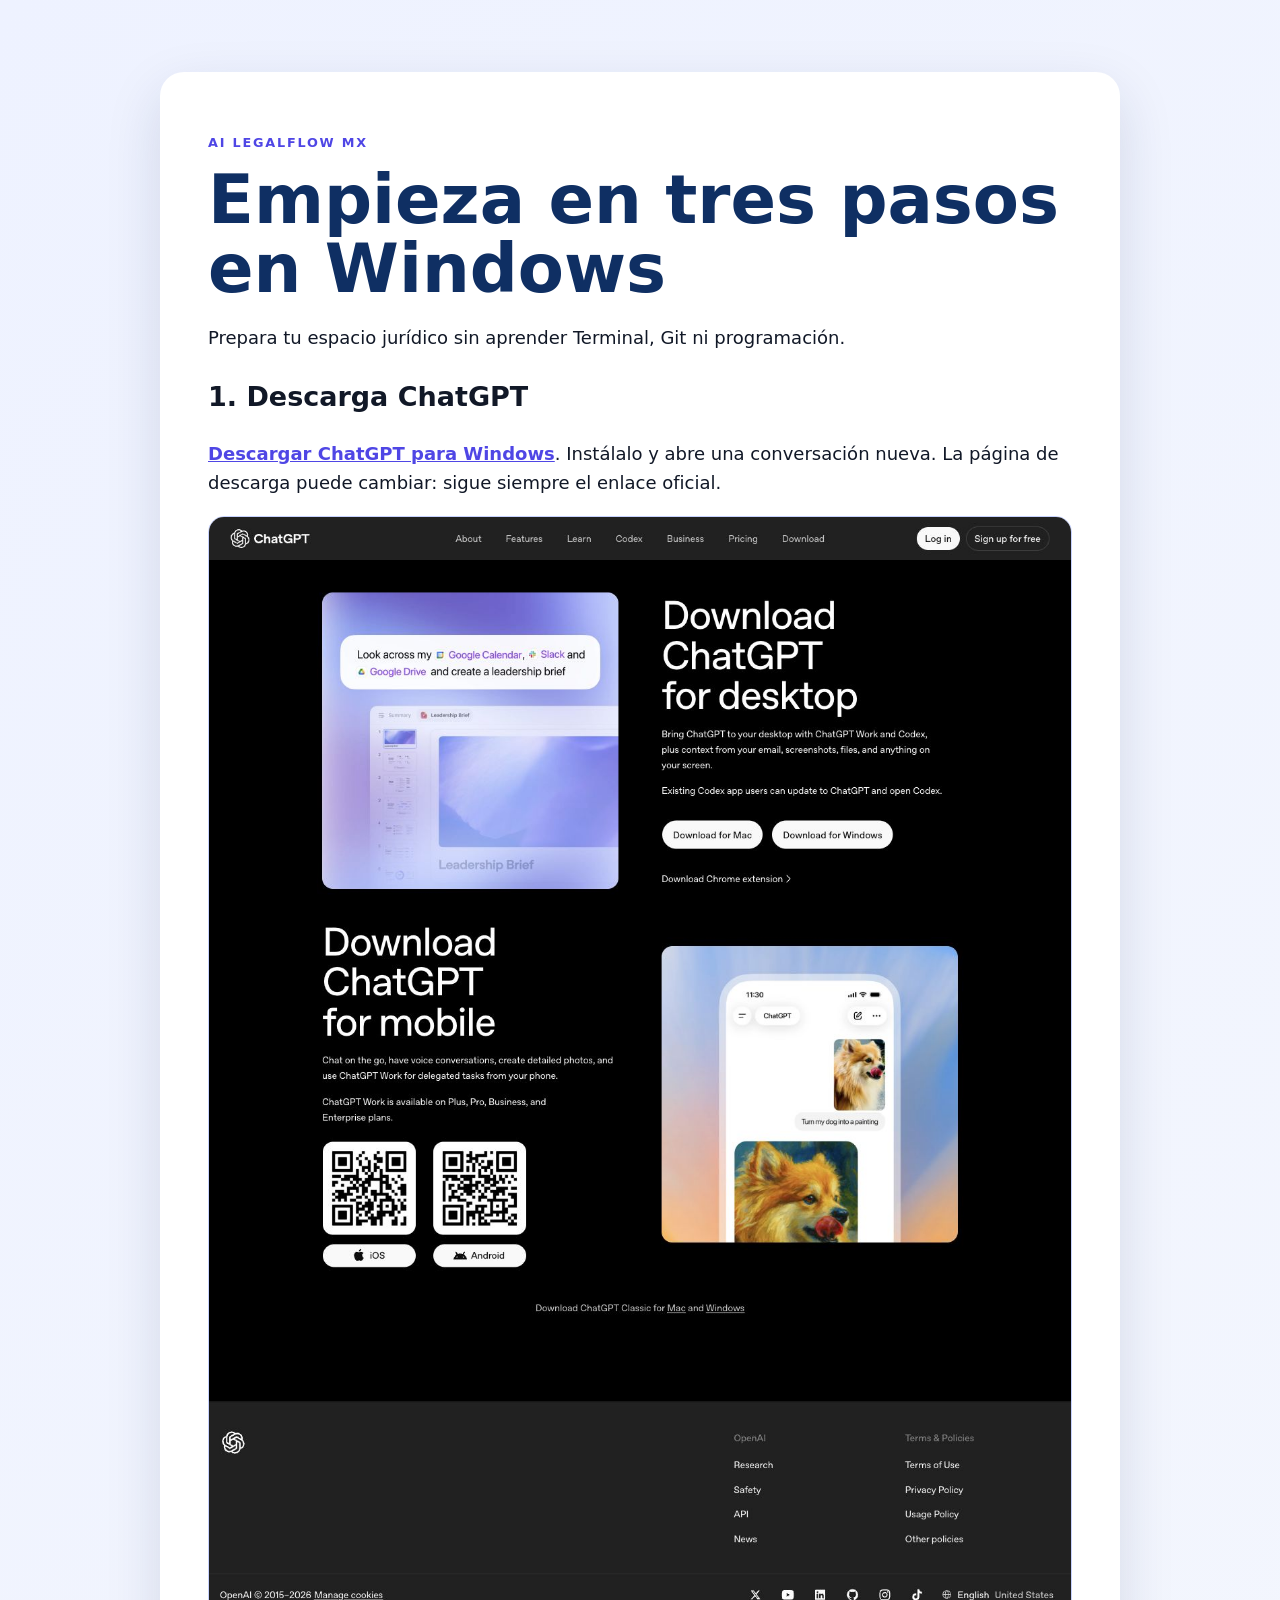
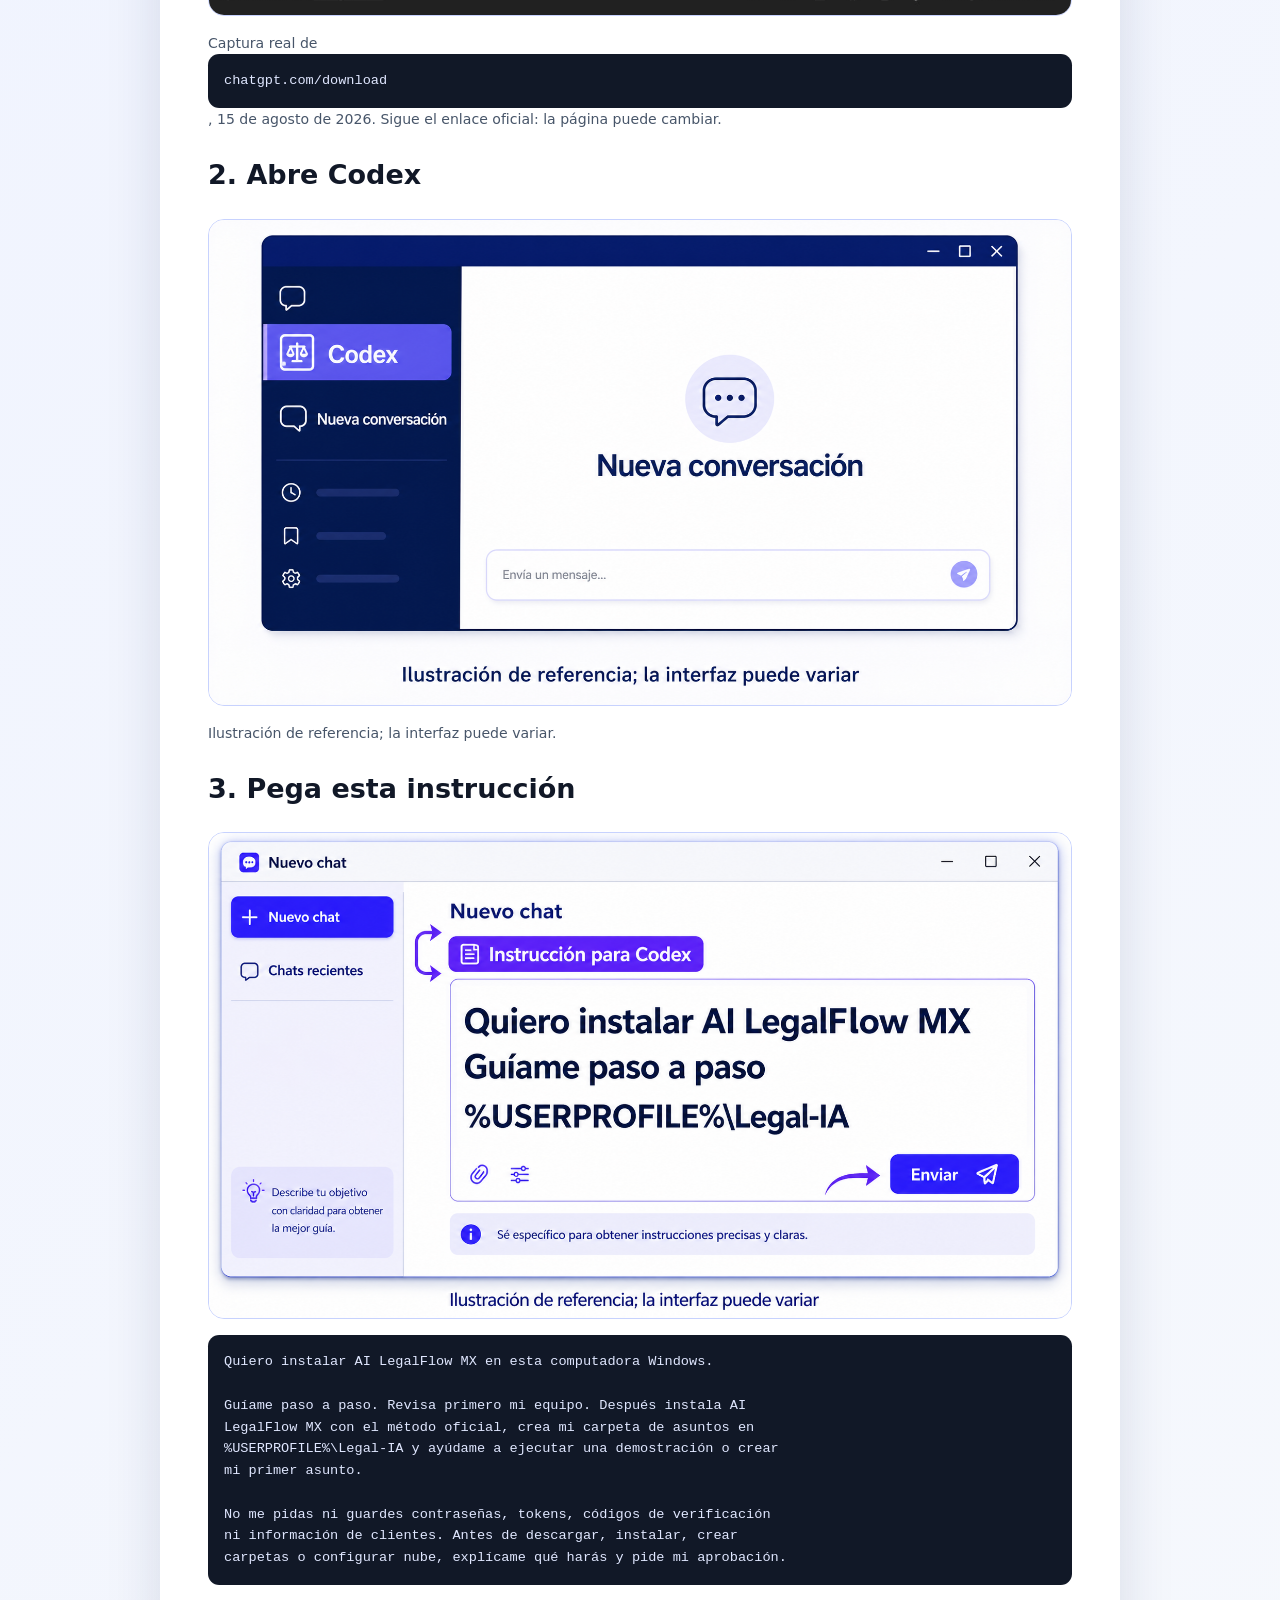
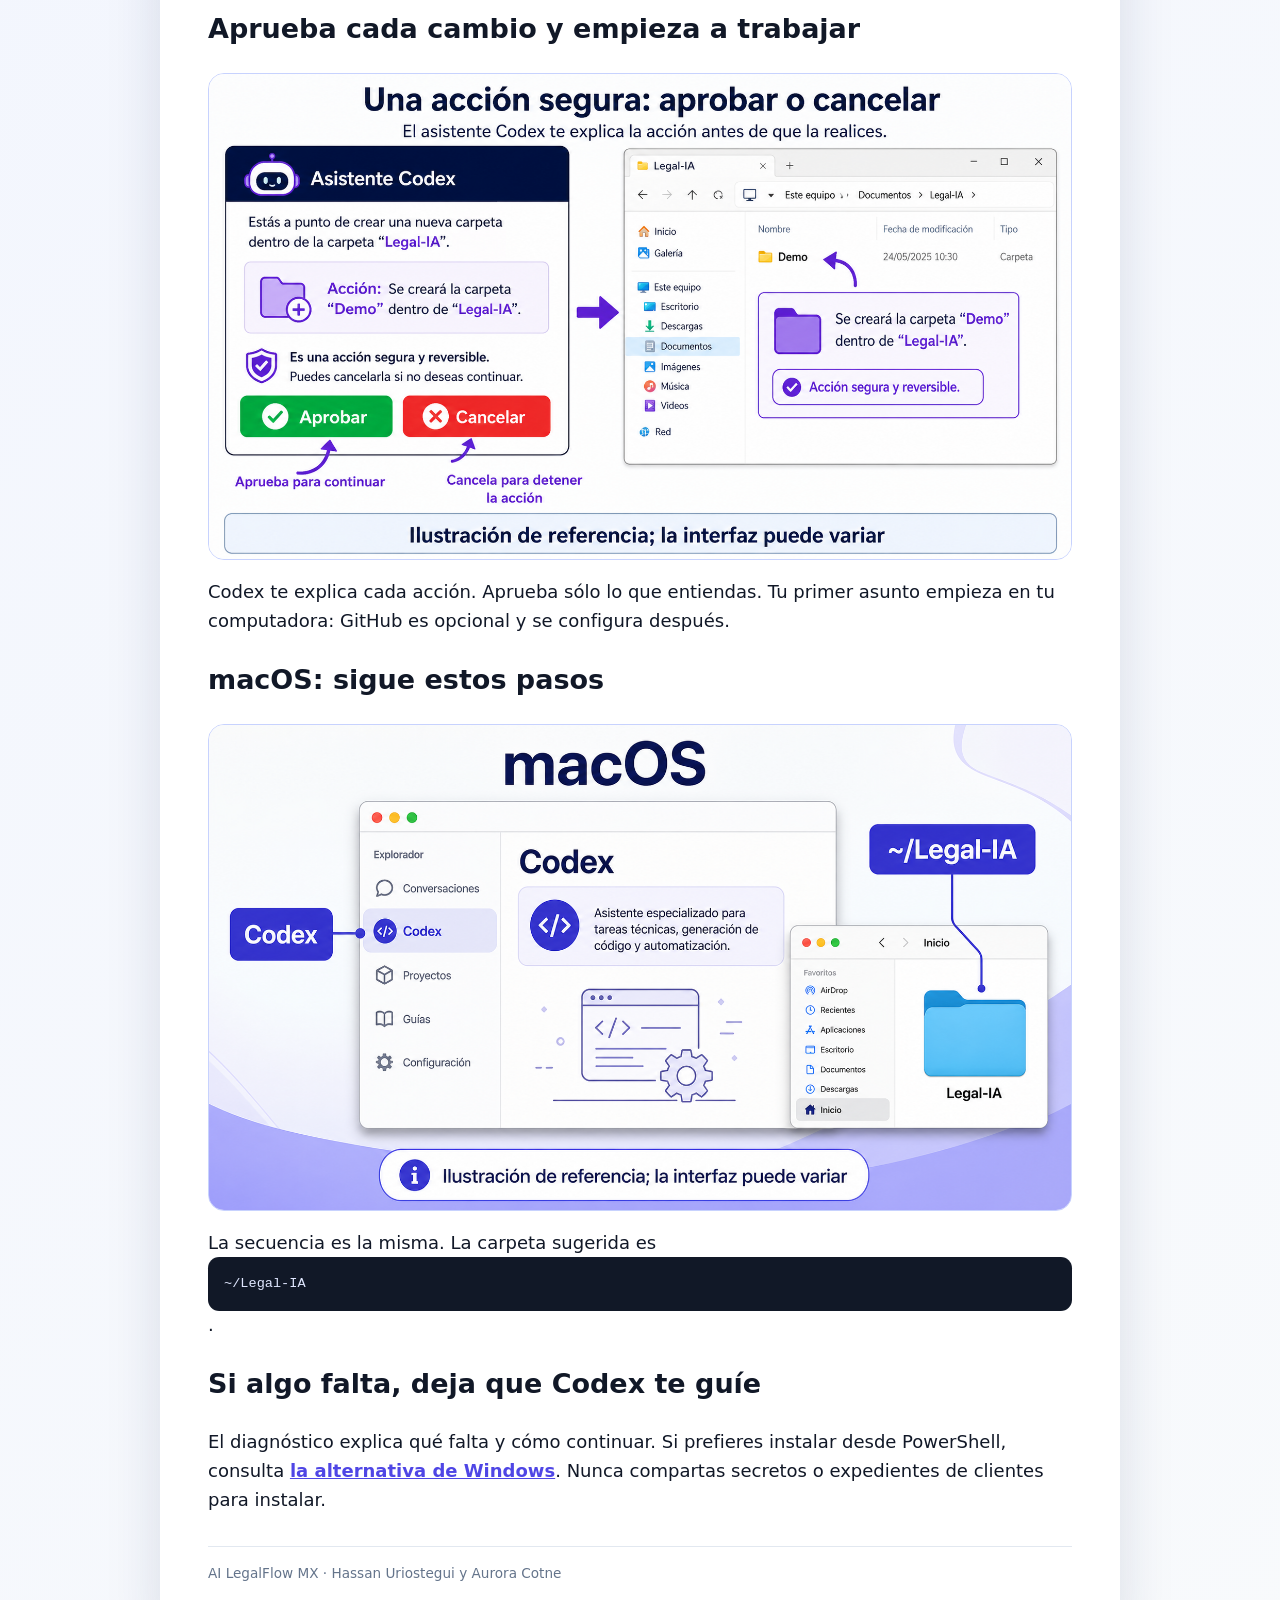
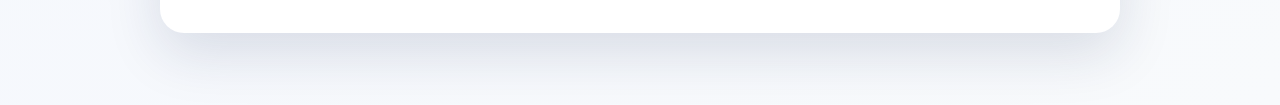
<file: docs-site/index.html>
<!doctype html>
<html lang="es-MX"><head><meta charset="utf-8"><meta name="viewport" content="width=device-width,initial-scale=1"><title>AI LegalFlow MX | Empieza en Windows</title><link rel="stylesheet" href="style.css"></head><body><main>
<p class="eyebrow">AI LEGALFLOW MX</p><h1>Empieza en tres pasos en Windows</h1><p>Prepara tu espacio jurídico sin aprender Terminal, Git ni programación.</p>
<h2>1. Descarga ChatGPT</h2><p><a href="https://chatgpt.com/download">Descargar ChatGPT para Windows</a>. Instálalo y abre una conversación nueva. La página de descarga puede cambiar: sigue siempre el enlace oficial.</p><img src="assets/official/chatgpt-download-windows-2026-08-15.png" alt="Captura real de la página oficial de descarga de ChatGPT, con la opción Download for Windows."><p class="caption">Captura real de <code>chatgpt.com/download</code>, 15 de agosto de 2026. Sigue el enlace oficial: la página puede cambiar.</p>
<h2>2. Abre Codex</h2><img src="assets/onboarding/01-codex-en-chatgpt-windows.png" alt="Ilustración de una ventana de ChatGPT con Codex seleccionado y una conversación nueva."><p class="caption">Ilustración de referencia; la interfaz puede variar.</p>
<h2>3. Pega esta instrucción</h2><img src="assets/onboarding/02-prompt-onboarding-windows.png" alt="Ilustración de una instrucción para Codex lista para enviar."><pre>Quiero instalar AI LegalFlow MX en esta computadora Windows.

Guíame paso a paso. Revisa primero mi equipo. Después instala AI
LegalFlow MX con el método oficial, crea mi carpeta de asuntos en
%USERPROFILE%\Legal-IA y ayúdame a ejecutar una demostración o crear
mi primer asunto.

No me pidas ni guardes contraseñas, tokens, códigos de verificación
ni información de clientes. Antes de descargar, instalar, crear
carpetas o configurar nube, explícame qué harás y pide mi aprobación.</pre>
<h2>Aprueba cada cambio y empieza a trabajar</h2><img src="assets/onboarding/03-aprobacion-y-workspace-windows.png" alt="Ilustración de botones Aprobar y Cancelar junto a la carpeta Legal-IA y un asunto Demo."><p>Codex te explica cada acción. Aprueba sólo lo que entiendas. Tu primer asunto empieza en tu computadora: GitHub es opcional y se configura después.</p>
<h2>macOS: sigue estos pasos</h2><img src="assets/onboarding/04-macos-equivalente.png" alt="Ilustración de Codex y una carpeta Legal-IA en macOS."><p>La secuencia es la misma. La carpeta sugerida es <code>~/Legal-IA</code>.</p>
<h2>Si algo falta, deja que Codex te guíe</h2><p>El diagnóstico explica qué falta y cómo continuar. Si prefieres instalar desde PowerShell, consulta <a href="setup/windows.html">la alternativa de Windows</a>. Nunca compartas secretos o expedientes de clientes para instalar.</p><footer>AI LegalFlow MX · Hassan Uriostegui y Aurora Cotne</footer></main></body></html>
</file>
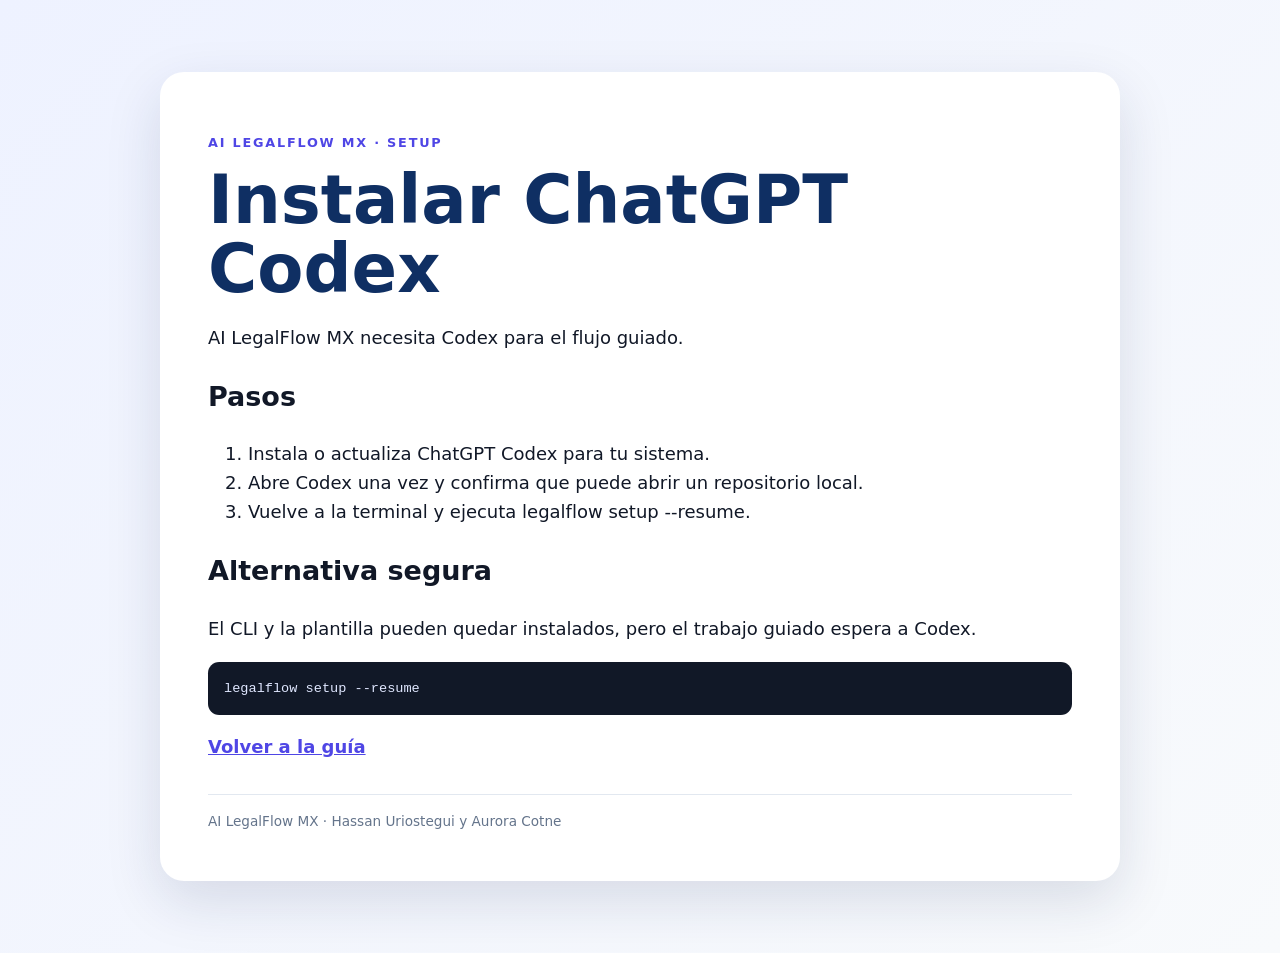
<file: docs-site/setup/codex.html>
<!doctype html><html lang="es-MX"><head><meta charset="utf-8"><meta name="viewport" content="width=device-width,initial-scale=1"><title>Instalar ChatGPT Codex | AI LegalFlow MX</title><link rel="stylesheet" href="../style.css"></head><body><main><p class="eyebrow">AI LEGALFLOW MX · SETUP</p><h1>Instalar ChatGPT Codex</h1><p>AI LegalFlow MX necesita Codex para el flujo guiado.</p><h2>Pasos</h2><ol><li>Instala o actualiza ChatGPT Codex para tu sistema.</li><li>Abre Codex una vez y confirma que puede abrir un repositorio local.</li><li>Vuelve a la terminal y ejecuta legalflow setup --resume.</li></ol><h2>Alternativa segura</h2><p>El CLI y la plantilla pueden quedar instalados, pero el trabajo guiado espera a Codex.</p><p><code>legalflow setup --resume</code></p><p><a href="../index.html">Volver a la guía</a></p><footer>AI LegalFlow MX · Hassan Uriostegui y Aurora Cotne</footer></main></body></html>
</file>
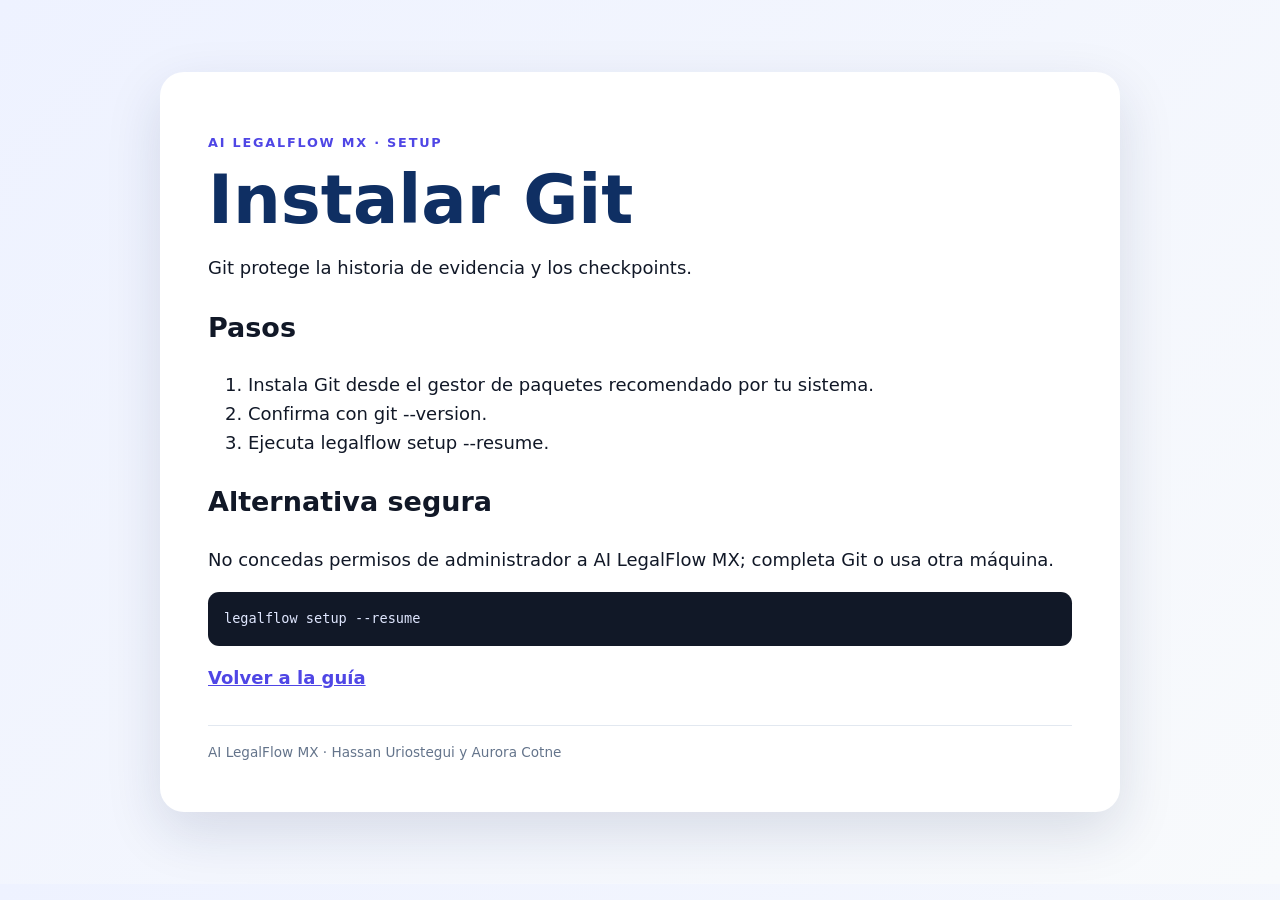
<file: docs-site/setup/git.html>
<!doctype html><html lang="es-MX"><head><meta charset="utf-8"><meta name="viewport" content="width=device-width,initial-scale=1"><title>Instalar Git | AI LegalFlow MX</title><link rel="stylesheet" href="../style.css"></head><body><main><p class="eyebrow">AI LEGALFLOW MX · SETUP</p><h1>Instalar Git</h1><p>Git protege la historia de evidencia y los checkpoints.</p><h2>Pasos</h2><ol><li>Instala Git desde el gestor de paquetes recomendado por tu sistema.</li><li>Confirma con git --version.</li><li>Ejecuta legalflow setup --resume.</li></ol><h2>Alternativa segura</h2><p>No concedas permisos de administrador a AI LegalFlow MX; completa Git o usa otra máquina.</p><p><code>legalflow setup --resume</code></p><p><a href="../index.html">Volver a la guía</a></p><footer>AI LegalFlow MX · Hassan Uriostegui y Aurora Cotne</footer></main></body></html>
</file>
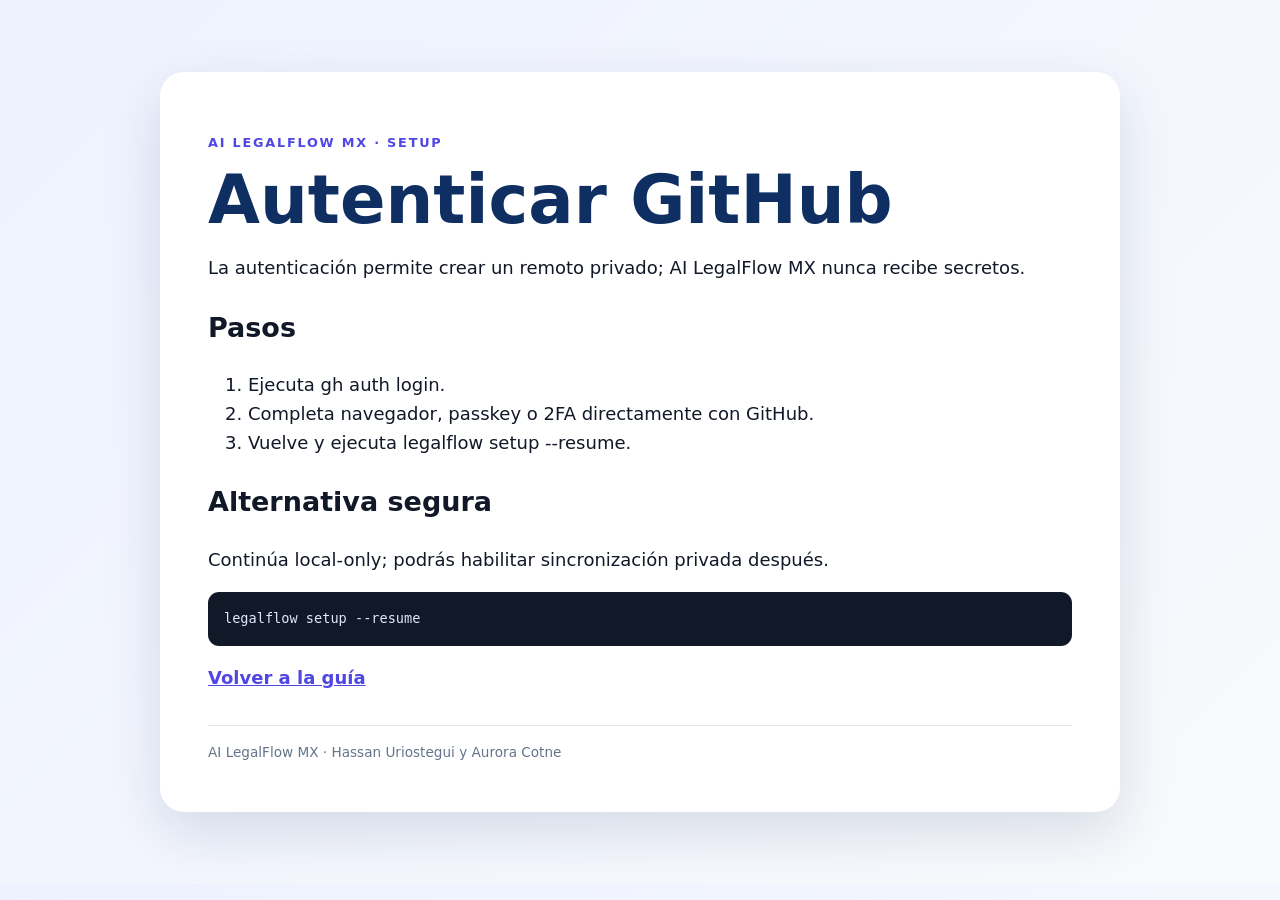
<file: docs-site/setup/github-auth.html>
<!doctype html><html lang="es-MX"><head><meta charset="utf-8"><meta name="viewport" content="width=device-width,initial-scale=1"><title>Autenticar GitHub | AI LegalFlow MX</title><link rel="stylesheet" href="../style.css"></head><body><main><p class="eyebrow">AI LEGALFLOW MX · SETUP</p><h1>Autenticar GitHub</h1><p>La autenticación permite crear un remoto privado; AI LegalFlow MX nunca recibe secretos.</p><h2>Pasos</h2><ol><li>Ejecuta gh auth login.</li><li>Completa navegador, passkey o 2FA directamente con GitHub.</li><li>Vuelve y ejecuta legalflow setup --resume.</li></ol><h2>Alternativa segura</h2><p>Continúa local-only; podrás habilitar sincronización privada después.</p><p><code>legalflow setup --resume</code></p><p><a href="../index.html">Volver a la guía</a></p><footer>AI LegalFlow MX · Hassan Uriostegui y Aurora Cotne</footer></main></body></html>
</file>
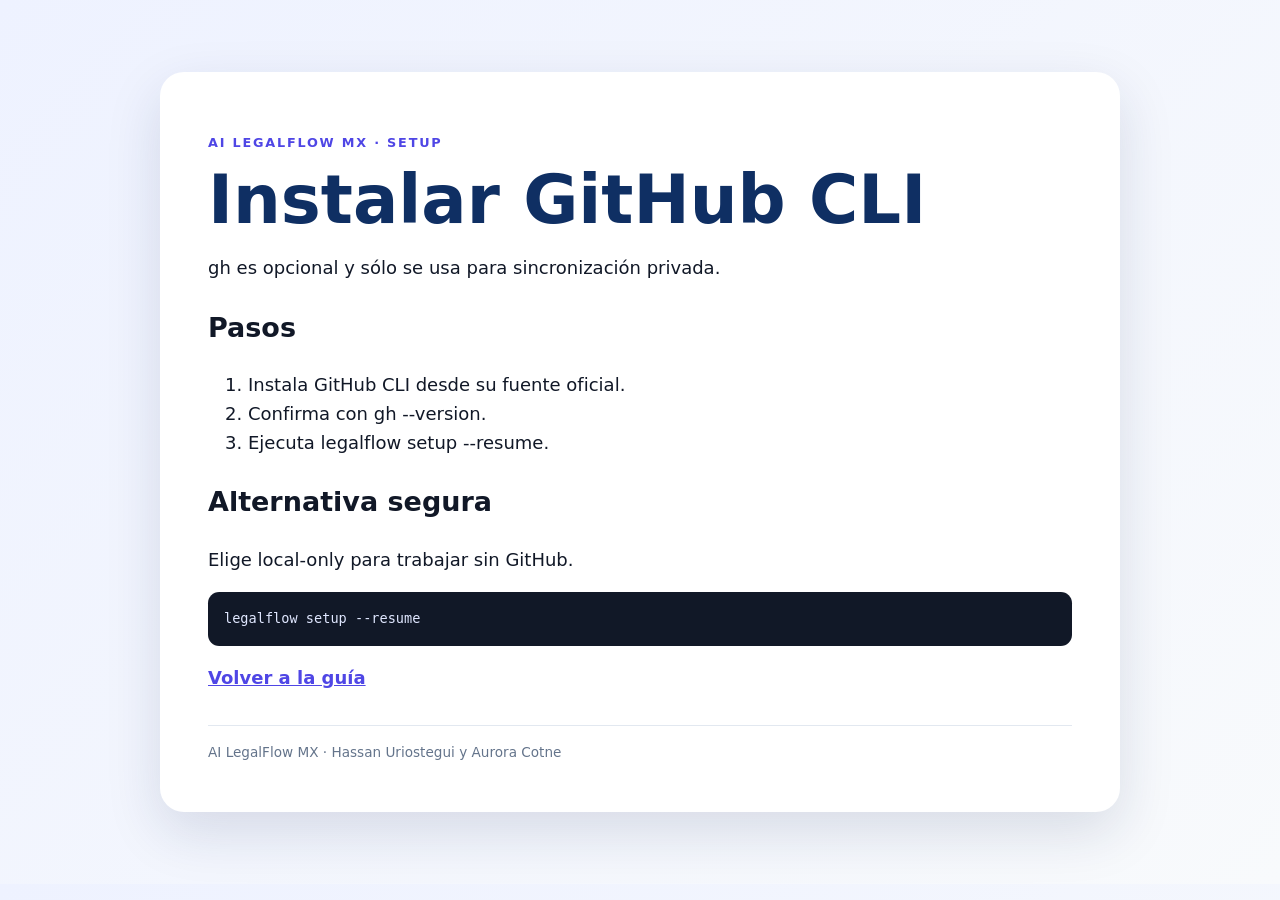
<file: docs-site/setup/github-cli.html>
<!doctype html><html lang="es-MX"><head><meta charset="utf-8"><meta name="viewport" content="width=device-width,initial-scale=1"><title>Instalar GitHub CLI | AI LegalFlow MX</title><link rel="stylesheet" href="../style.css"></head><body><main><p class="eyebrow">AI LEGALFLOW MX · SETUP</p><h1>Instalar GitHub CLI</h1><p>gh es opcional y sólo se usa para sincronización privada.</p><h2>Pasos</h2><ol><li>Instala GitHub CLI desde su fuente oficial.</li><li>Confirma con gh --version.</li><li>Ejecuta legalflow setup --resume.</li></ol><h2>Alternativa segura</h2><p>Elige local-only para trabajar sin GitHub.</p><p><code>legalflow setup --resume</code></p><p><a href="../index.html">Volver a la guía</a></p><footer>AI LegalFlow MX · Hassan Uriostegui y Aurora Cotne</footer></main></body></html>
</file>
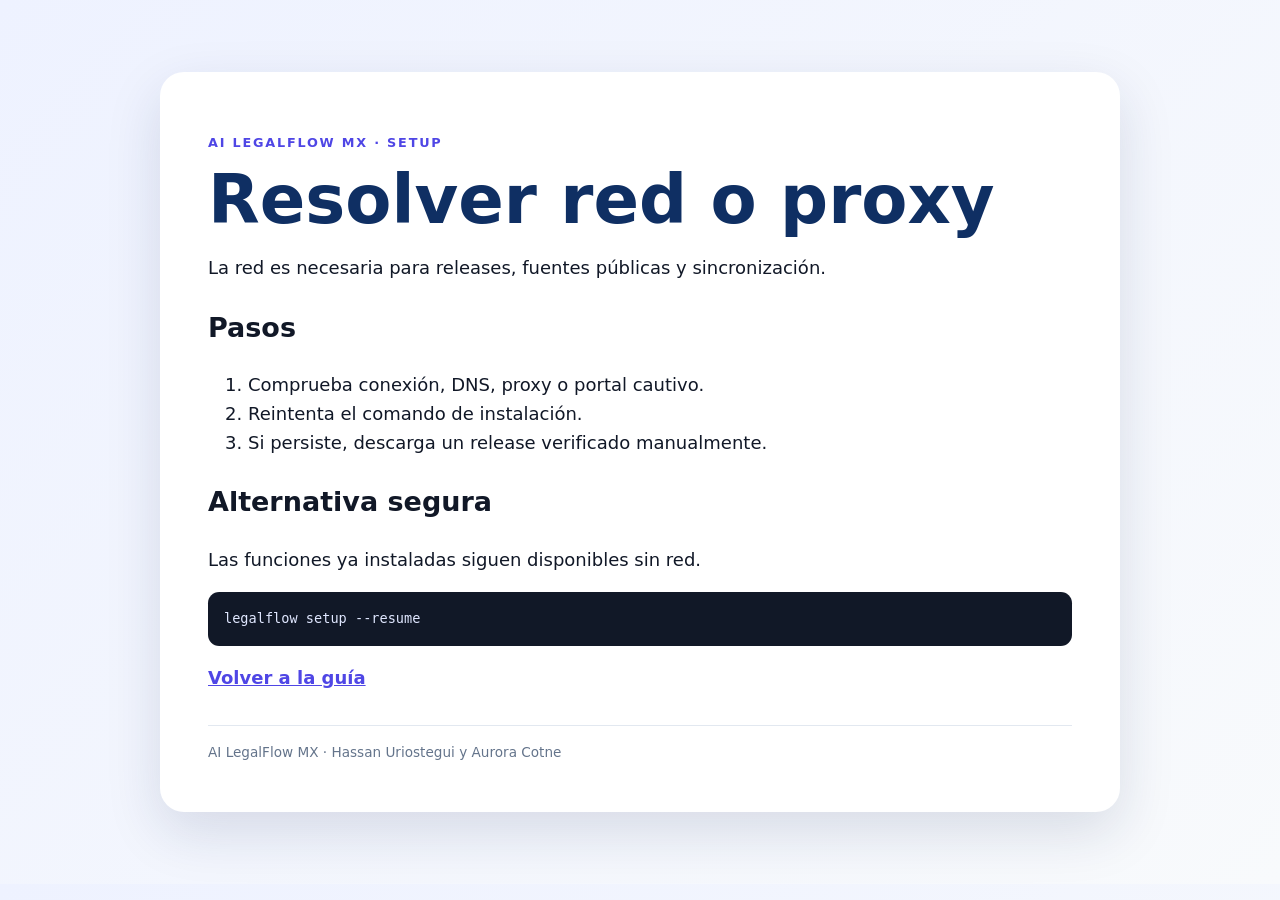
<file: docs-site/setup/network.html>
<!doctype html><html lang="es-MX"><head><meta charset="utf-8"><meta name="viewport" content="width=device-width,initial-scale=1"><title>Resolver red o proxy | AI LegalFlow MX</title><link rel="stylesheet" href="../style.css"></head><body><main><p class="eyebrow">AI LEGALFLOW MX · SETUP</p><h1>Resolver red o proxy</h1><p>La red es necesaria para releases, fuentes públicas y sincronización.</p><h2>Pasos</h2><ol><li>Comprueba conexión, DNS, proxy o portal cautivo.</li><li>Reintenta el comando de instalación.</li><li>Si persiste, descarga un release verificado manualmente.</li></ol><h2>Alternativa segura</h2><p>Las funciones ya instaladas siguen disponibles sin red.</p><p><code>legalflow setup --resume</code></p><p><a href="../index.html">Volver a la guía</a></p><footer>AI LegalFlow MX · Hassan Uriostegui y Aurora Cotne</footer></main></body></html>
</file>
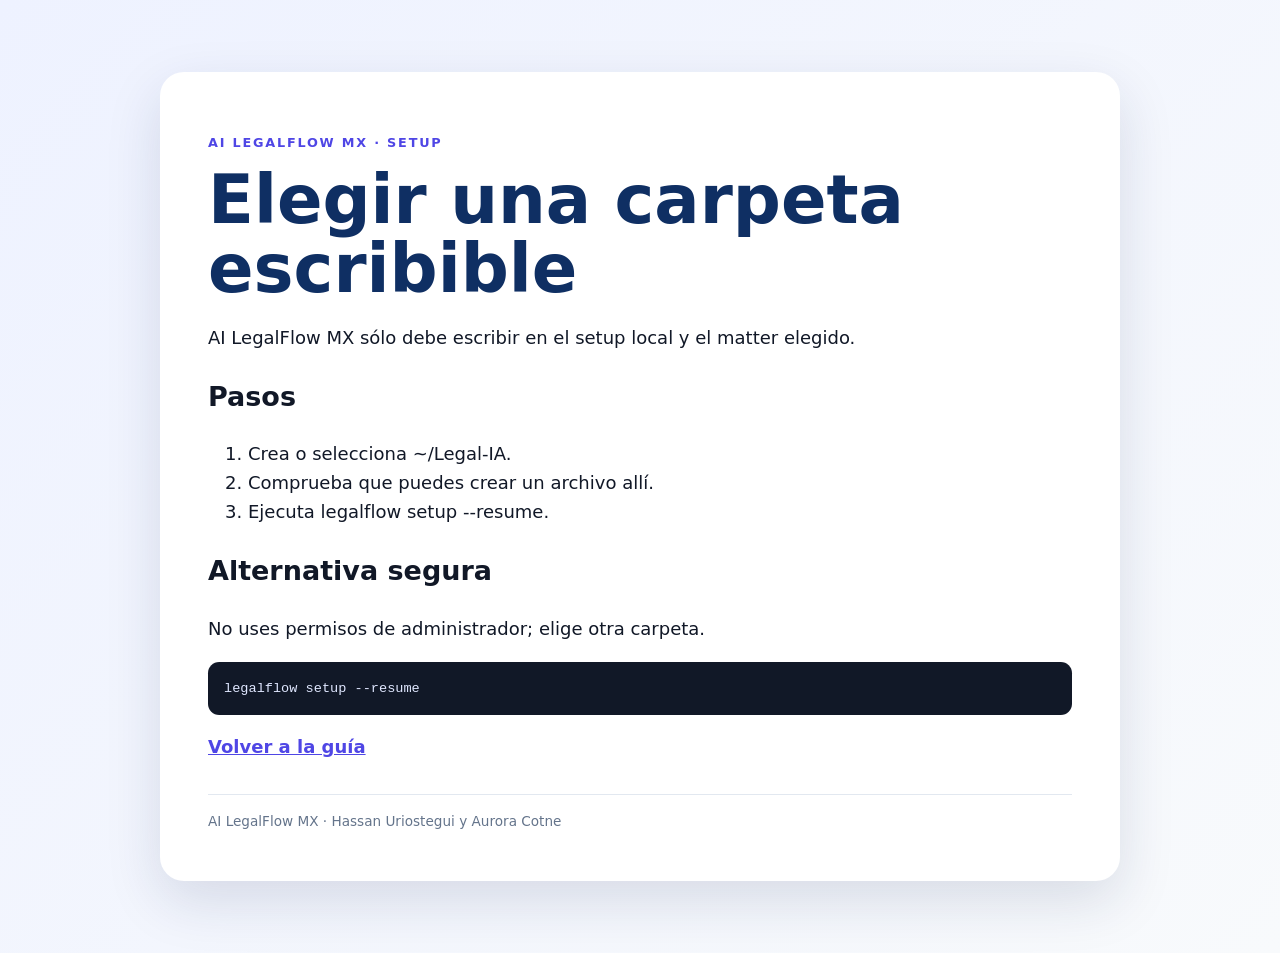
<file: docs-site/setup/permissions.html>
<!doctype html><html lang="es-MX"><head><meta charset="utf-8"><meta name="viewport" content="width=device-width,initial-scale=1"><title>Elegir una carpeta escribible | AI LegalFlow MX</title><link rel="stylesheet" href="../style.css"></head><body><main><p class="eyebrow">AI LEGALFLOW MX · SETUP</p><h1>Elegir una carpeta escribible</h1><p>AI LegalFlow MX sólo debe escribir en el setup local y el matter elegido.</p><h2>Pasos</h2><ol><li>Crea o selecciona ~/Legal-IA.</li><li>Comprueba que puedes crear un archivo allí.</li><li>Ejecuta legalflow setup --resume.</li></ol><h2>Alternativa segura</h2><p>No uses permisos de administrador; elige otra carpeta.</p><p><code>legalflow setup --resume</code></p><p><a href="../index.html">Volver a la guía</a></p><footer>AI LegalFlow MX · Hassan Uriostegui y Aurora Cotne</footer></main></body></html>
</file>
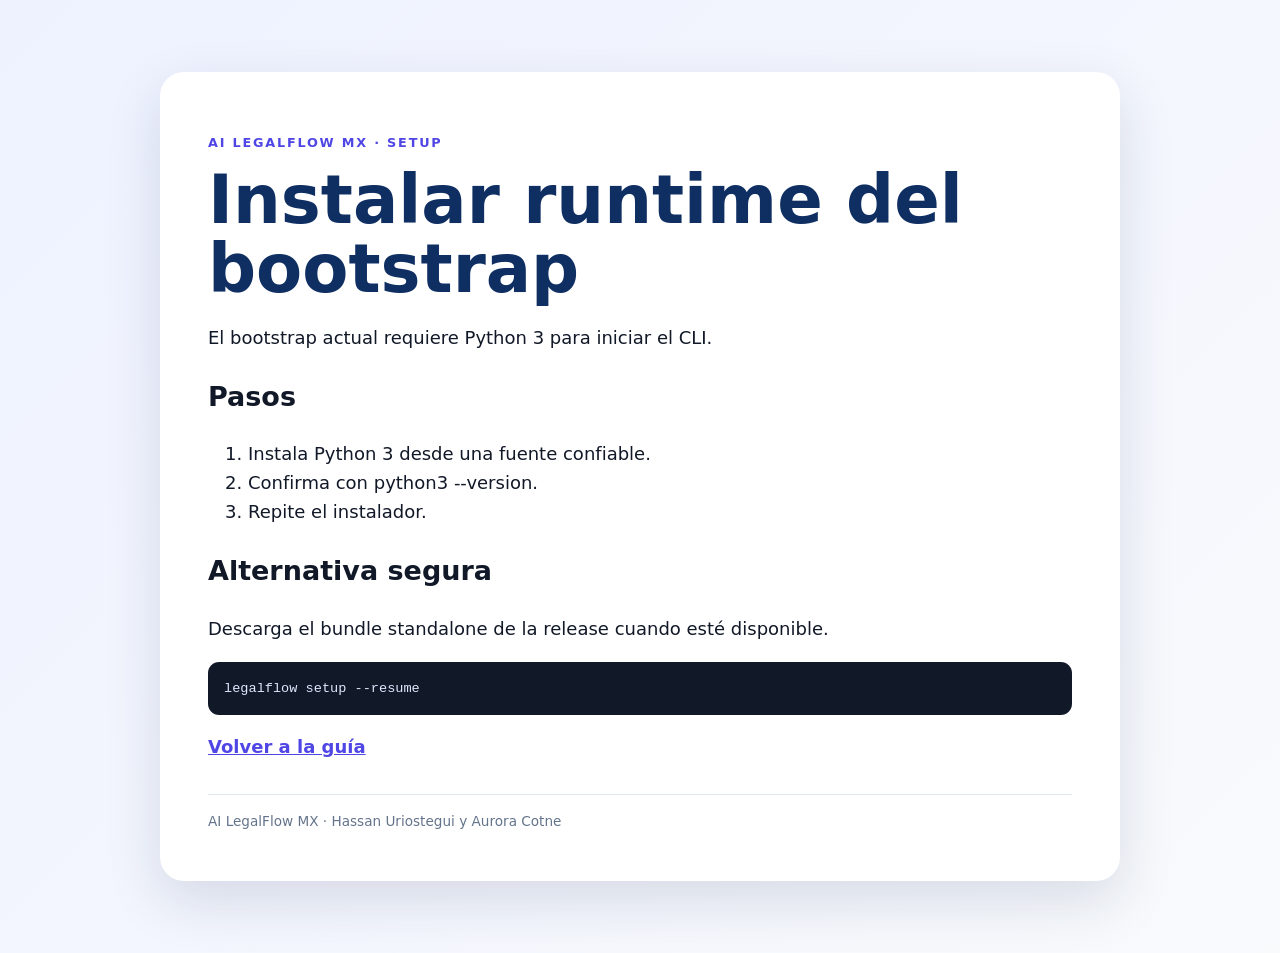
<file: docs-site/setup/python.html>
<!doctype html><html lang="es-MX"><head><meta charset="utf-8"><meta name="viewport" content="width=device-width,initial-scale=1"><title>Instalar runtime del bootstrap | AI LegalFlow MX</title><link rel="stylesheet" href="../style.css"></head><body><main><p class="eyebrow">AI LEGALFLOW MX · SETUP</p><h1>Instalar runtime del bootstrap</h1><p>El bootstrap actual requiere Python 3 para iniciar el CLI.</p><h2>Pasos</h2><ol><li>Instala Python 3 desde una fuente confiable.</li><li>Confirma con python3 --version.</li><li>Repite el instalador.</li></ol><h2>Alternativa segura</h2><p>Descarga el bundle standalone de la release cuando esté disponible.</p><p><code>legalflow setup --resume</code></p><p><a href="../index.html">Volver a la guía</a></p><footer>AI LegalFlow MX · Hassan Uriostegui y Aurora Cotne</footer></main></body></html>
</file>
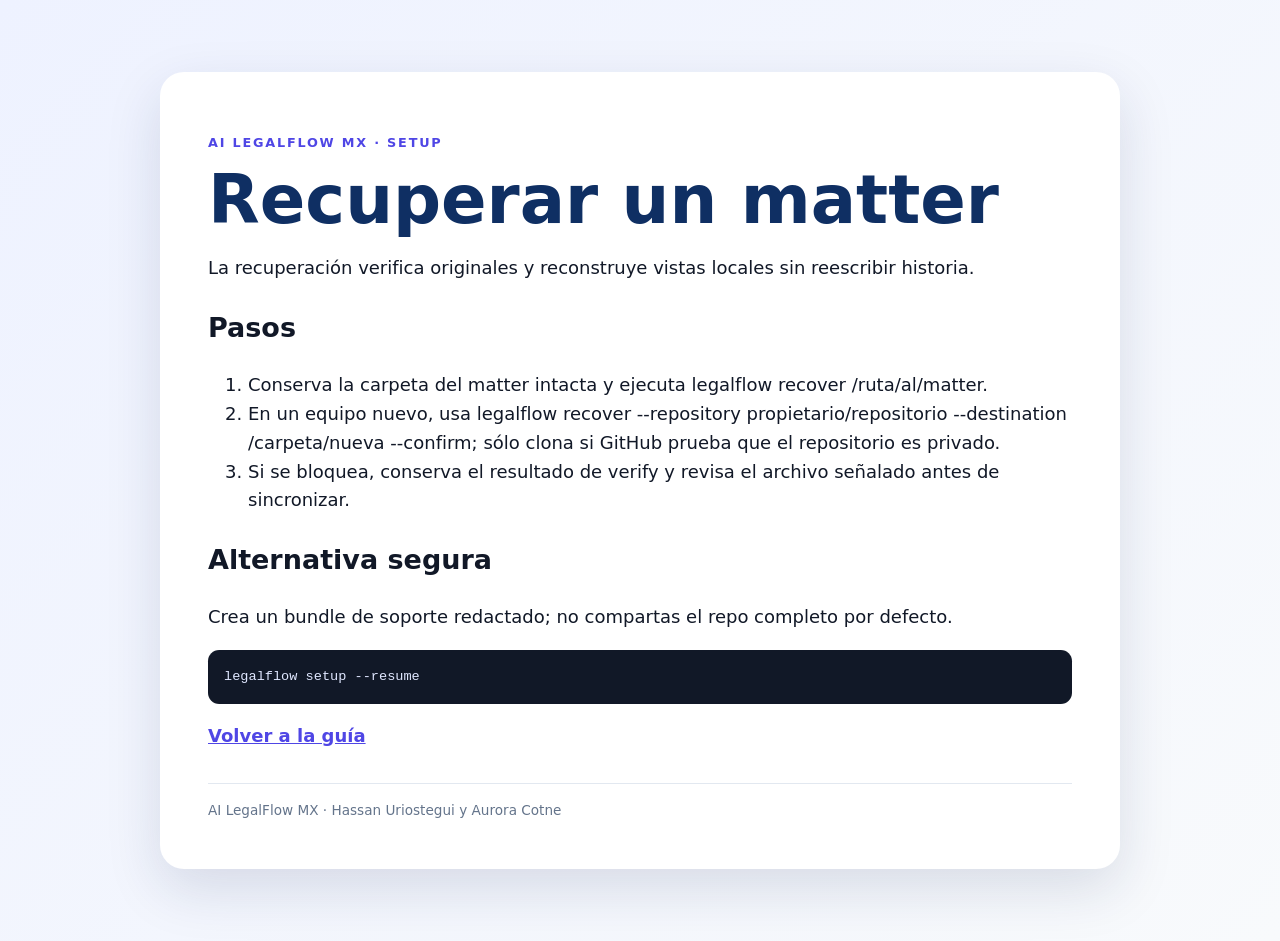
<file: docs-site/setup/recovery.html>
<!doctype html><html lang="es-MX"><head><meta charset="utf-8"><meta name="viewport" content="width=device-width,initial-scale=1"><title>Recuperar un matter | AI LegalFlow MX</title><link rel="stylesheet" href="../style.css"></head><body><main><p class="eyebrow">AI LEGALFLOW MX · SETUP</p><h1>Recuperar un matter</h1><p>La recuperación verifica originales y reconstruye vistas locales sin reescribir historia.</p><h2>Pasos</h2><ol><li>Conserva la carpeta del matter intacta y ejecuta legalflow recover /ruta/al/matter.</li><li>En un equipo nuevo, usa legalflow recover --repository propietario/repositorio --destination /carpeta/nueva --confirm; sólo clona si GitHub prueba que el repositorio es privado.</li><li>Si se bloquea, conserva el resultado de verify y revisa el archivo señalado antes de sincronizar.</li></ol><h2>Alternativa segura</h2><p>Crea un bundle de soporte redactado; no compartas el repo completo por defecto.</p><p><code>legalflow setup --resume</code></p><p><a href="../index.html">Volver a la guía</a></p><footer>AI LegalFlow MX · Hassan Uriostegui y Aurora Cotne</footer></main></body></html>
</file>
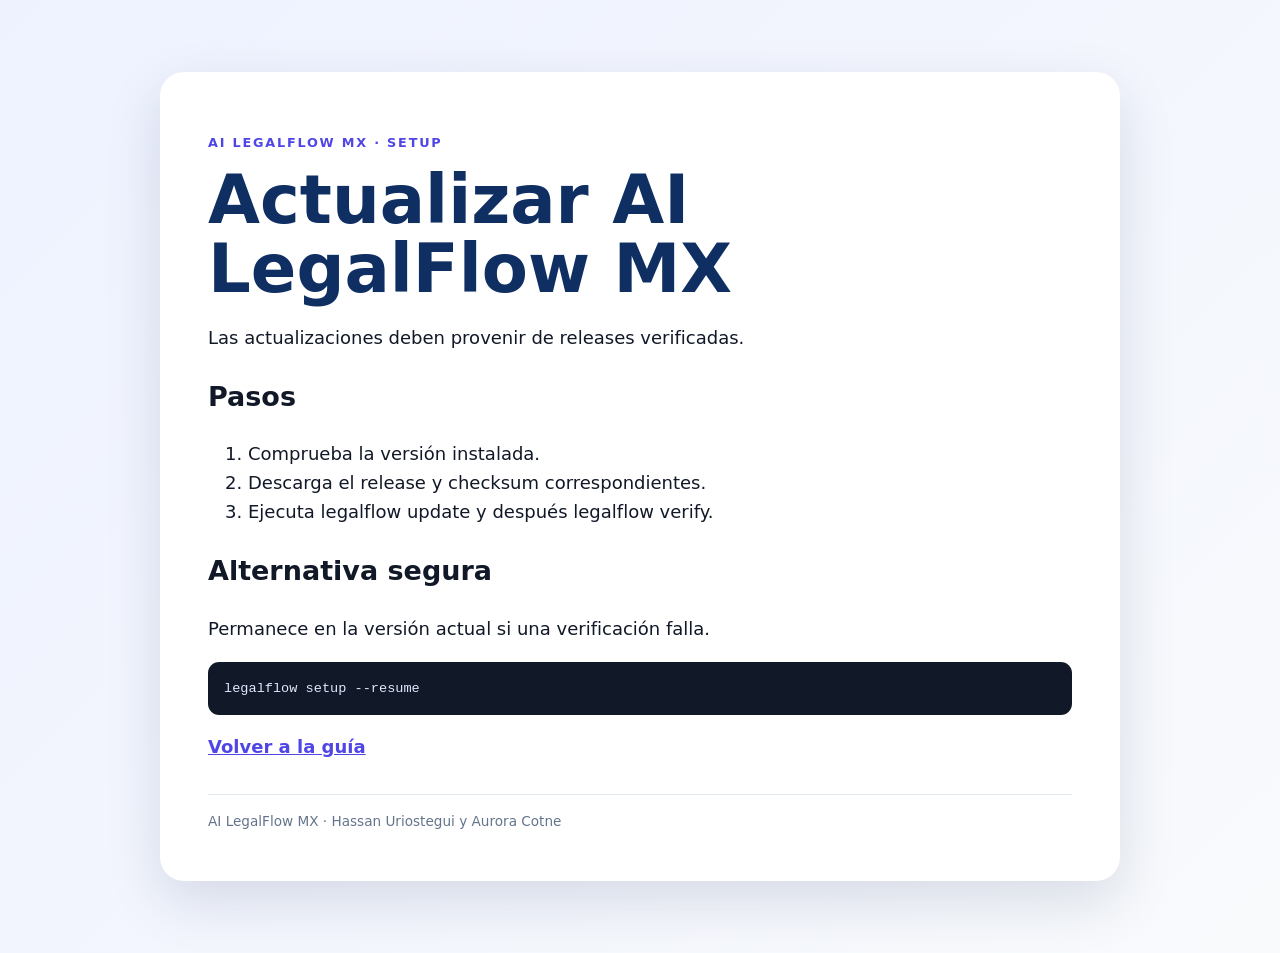
<file: docs-site/setup/update.html>
<!doctype html><html lang="es-MX"><head><meta charset="utf-8"><meta name="viewport" content="width=device-width,initial-scale=1"><title>Actualizar AI LegalFlow MX | AI LegalFlow MX</title><link rel="stylesheet" href="../style.css"></head><body><main><p class="eyebrow">AI LEGALFLOW MX · SETUP</p><h1>Actualizar AI LegalFlow MX</h1><p>Las actualizaciones deben provenir de releases verificadas.</p><h2>Pasos</h2><ol><li>Comprueba la versión instalada.</li><li>Descarga el release y checksum correspondientes.</li><li>Ejecuta legalflow update y después legalflow verify.</li></ol><h2>Alternativa segura</h2><p>Permanece en la versión actual si una verificación falla.</p><p><code>legalflow setup --resume</code></p><p><a href="../index.html">Volver a la guía</a></p><footer>AI LegalFlow MX · Hassan Uriostegui y Aurora Cotne</footer></main></body></html>
</file>
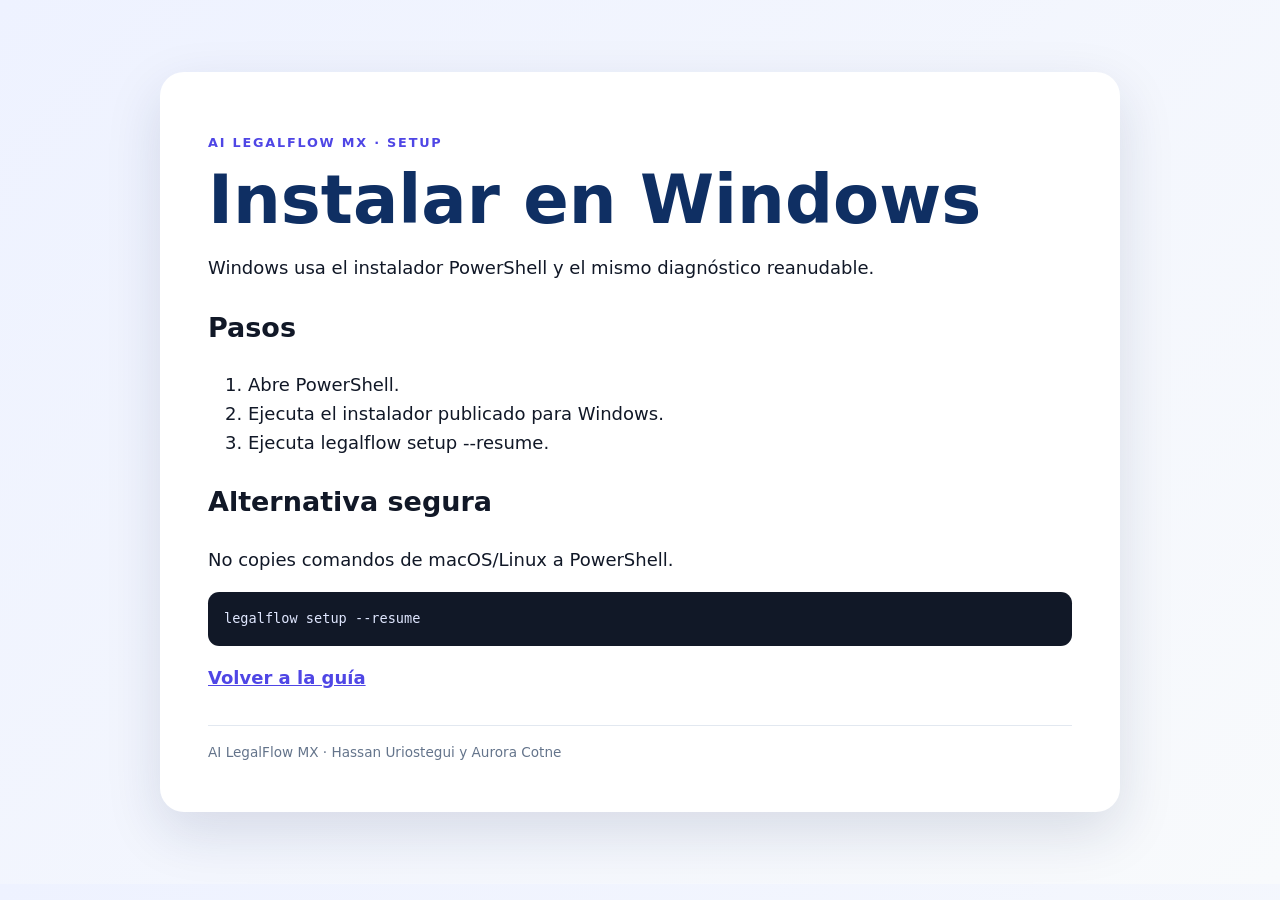
<file: docs-site/setup/windows.html>
<!doctype html><html lang="es-MX"><head><meta charset="utf-8"><meta name="viewport" content="width=device-width,initial-scale=1"><title>Instalar en Windows | AI LegalFlow MX</title><link rel="stylesheet" href="../style.css"></head><body><main><p class="eyebrow">AI LEGALFLOW MX · SETUP</p><h1>Instalar en Windows</h1><p>Windows usa el instalador PowerShell y el mismo diagnóstico reanudable.</p><h2>Pasos</h2><ol><li>Abre PowerShell.</li><li>Ejecuta el instalador publicado para Windows.</li><li>Ejecuta legalflow setup --resume.</li></ol><h2>Alternativa segura</h2><p>No copies comandos de macOS/Linux a PowerShell.</p><p><code>legalflow setup --resume</code></p><p><a href="../index.html">Volver a la guía</a></p><footer>AI LegalFlow MX · Hassan Uriostegui y Aurora Cotne</footer></main></body></html>
</file>
<file: docs-site/style.css>
:root{--ink:#111827;--paper:#f8fafc;--violet:#4f46e5;--blue:#0f2f63}*{box-sizing:border-box}body{margin:0;background:linear-gradient(135deg,#eef2ff,var(--paper));color:var(--ink);font:18px/1.6 system-ui,sans-serif}main{max-width:960px;margin:8vh auto;padding:3rem;background:white;border-radius:24px;box-shadow:0 20px 55px #17255422}.eyebrow{font-weight:800;letter-spacing:.14em;color:var(--violet);font-size:.8rem}h1{font-size:clamp(2.2rem,7vw,4.2rem);line-height:1.03;margin:.2rem 0 1.2rem;color:var(--blue)}code,pre{display:block;padding:1rem;background:#111827;color:#e0e7ff;border-radius:.7rem;overflow:auto;font-size:.85rem;white-space:pre-wrap}img{display:block;width:100%;height:auto;border:1px solid #c7d2fe;border-radius:16px;margin:1rem 0}.caption{font-size:.88rem;color:#475569}a{color:var(--violet);font-weight:700}footer{margin-top:2rem;padding-top:1rem;border-top:1px solid #e2e8f0;color:#64748b;font-size:.85rem}@media (max-width:640px){main{margin:0;border-radius:0;padding:1.4rem}}@media (prefers-contrast:more){body{background:#fff;color:#000}main{box-shadow:none;border:3px solid #000}a{color:#0000b8}img{border:3px solid #000}code,pre{background:#000;color:#fff}}
</file>
